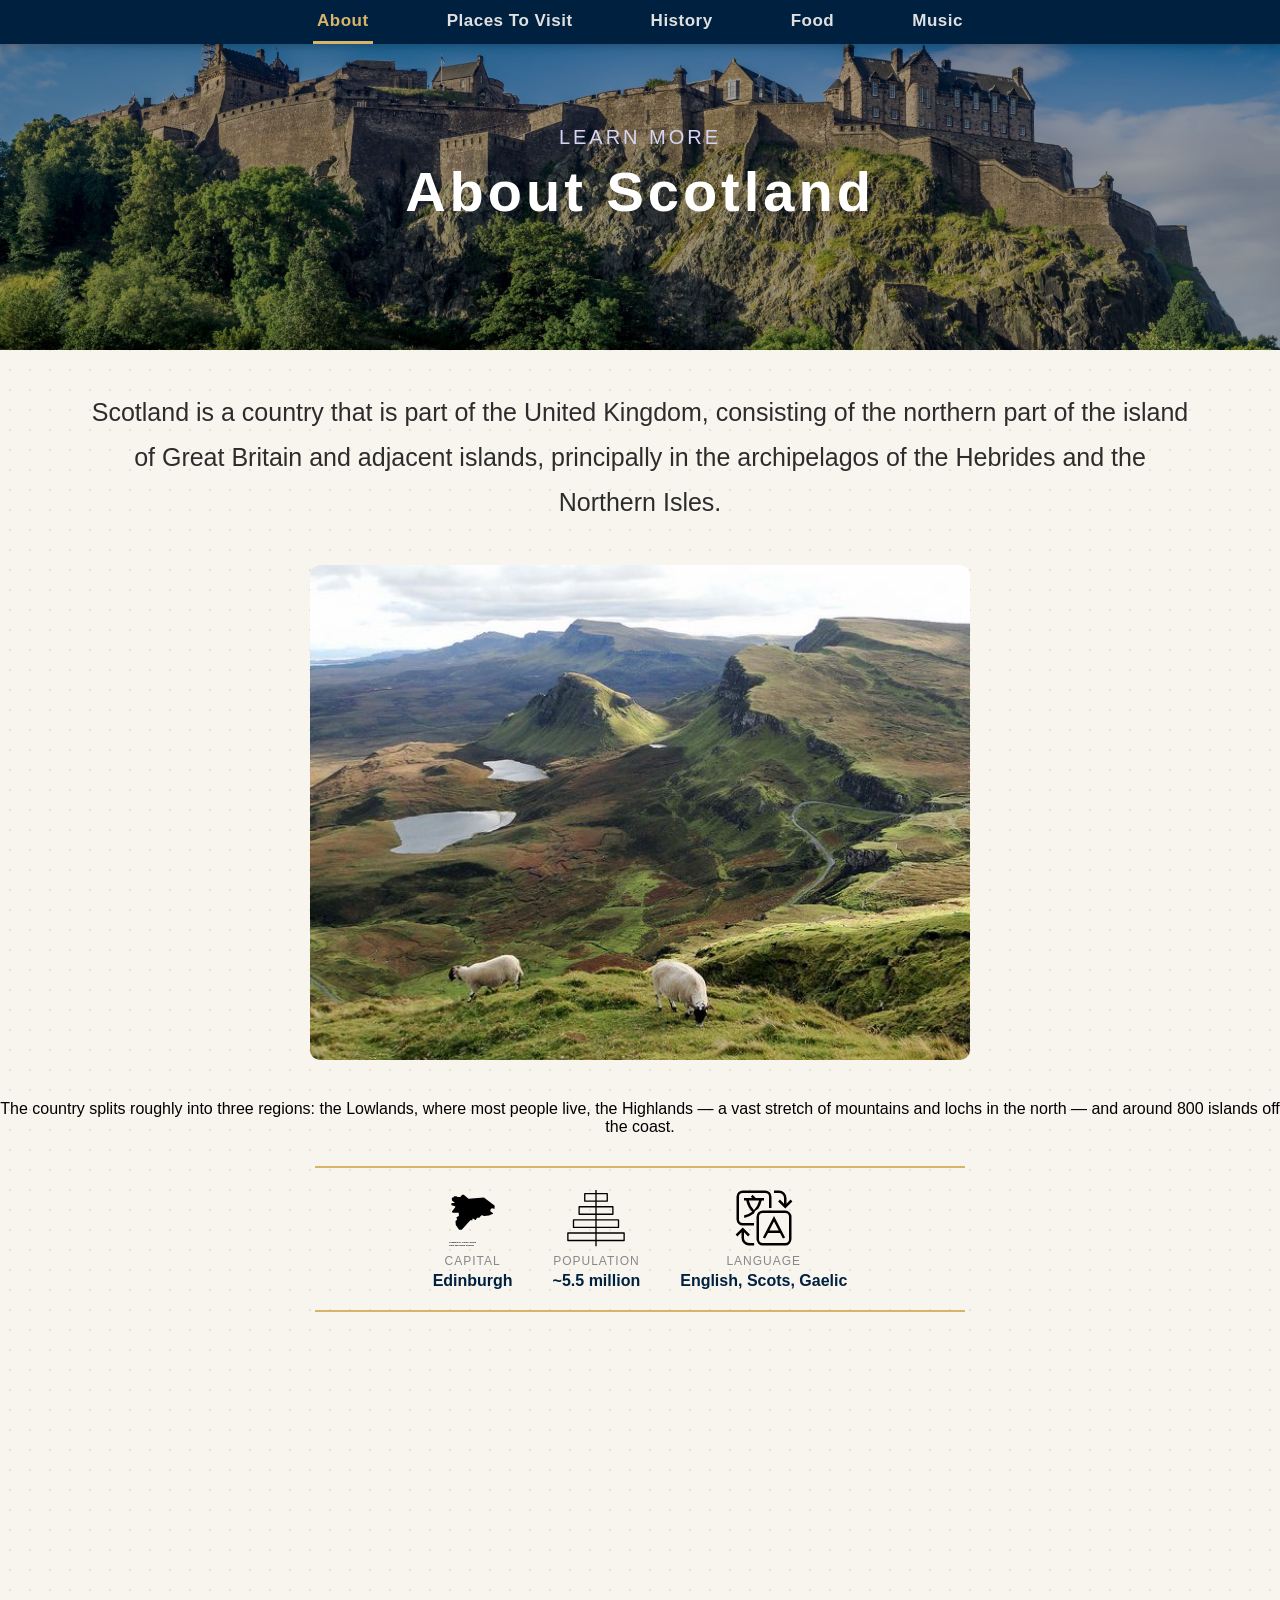
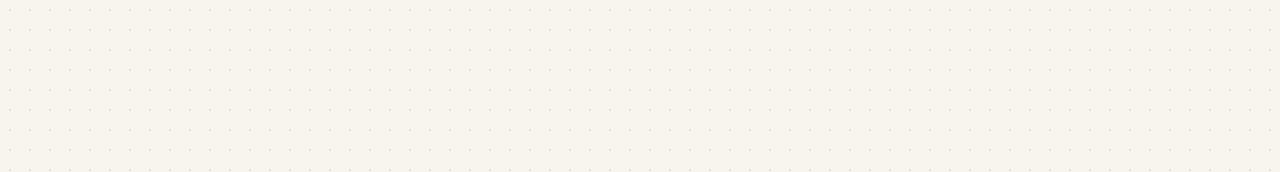
<file: about.html>
<!DOCTYPE html>
<html lang="en">
<head>
  <meta charset="UTF-8">
  <meta name="viewport" content="width=device-width, initial-scale=1.0">
  <title>About Scotland</title>
  <link rel="stylesheet" href="style.css">
</head>
  <header>
     <nav>
       <ul>
         <li class="active"><a href="About.html">About</a></li>
         <li><a href="places.html">Places to visit</a></li>                  
         <li><a href="history.html">History</a></li>
         <li><a href="food.html">food</a></li>
         <li><a href="music.html">music</a></li>
       </ul>
     </nav>
    </header>
  <div class="banner">
    <div class="banner-overlay"></div>
    <div class="banner-text">
      <p class="banner-eyebrow">LEARN MORE </p>
      <h1>About Scotland</h1>
    </div>
  </div>

  <p class="intro">Scotland is a country that is part of the United Kingdom, consisting of the northern part of the island of Great Britain and adjacent islands, principally in the archipelagos of the Hebrides and the Northern Isles.</p>

  <div class="row">
    <img src="Scotland.jpg" alt="Scottish Highlands" class="row-img">
  </div>
  <div class="aboutpar">
    <p class="row-text">The country splits roughly into three regions: the Lowlands, where most people live, the Highlands — a vast stretch of mountains and lochs in the north — and around 800 islands off the coast.</p>
  </div>
  <div class="facts">
    <div class="fact">
      <img src="capitalsvg.svg" alt="Capital Icon" class="fact-icon">
      <span class="fact-label">Capital</span>
      <span class="fact-value">Edinburgh</span>
    </div>

    <div class="fact">
      <img src="population.svg" alt="Population Icon" class="fact-icon">
      <span class="fact-label">Population</span>
      <span class="fact-value">~5.5 million</span>
    </div>

    <div class="fact">
      <img src="language.svg" alt="Language Icon" class="fact-icon">
      <span class="fact-label">Language</span>
      <span class="fact-value">English, Scots, Gaelic</span>
    </div>
  </div>

  <iframe class="about-video" src="https://www.youtube.com/embed/FlG6tbYaA88?si=2CT-Ads6m1T_eopG" title="YouTube video player" frameborder="0" allow="accelerometer; autoplay; clipboard-write; encrypted-media; gyroscope; picture-in-picture; web-share" referrerpolicy="strict-origin-when-cross-origin" allowfullscreen></iframe>

  <script src="script.js"></script>
</body>
</html>
</file>
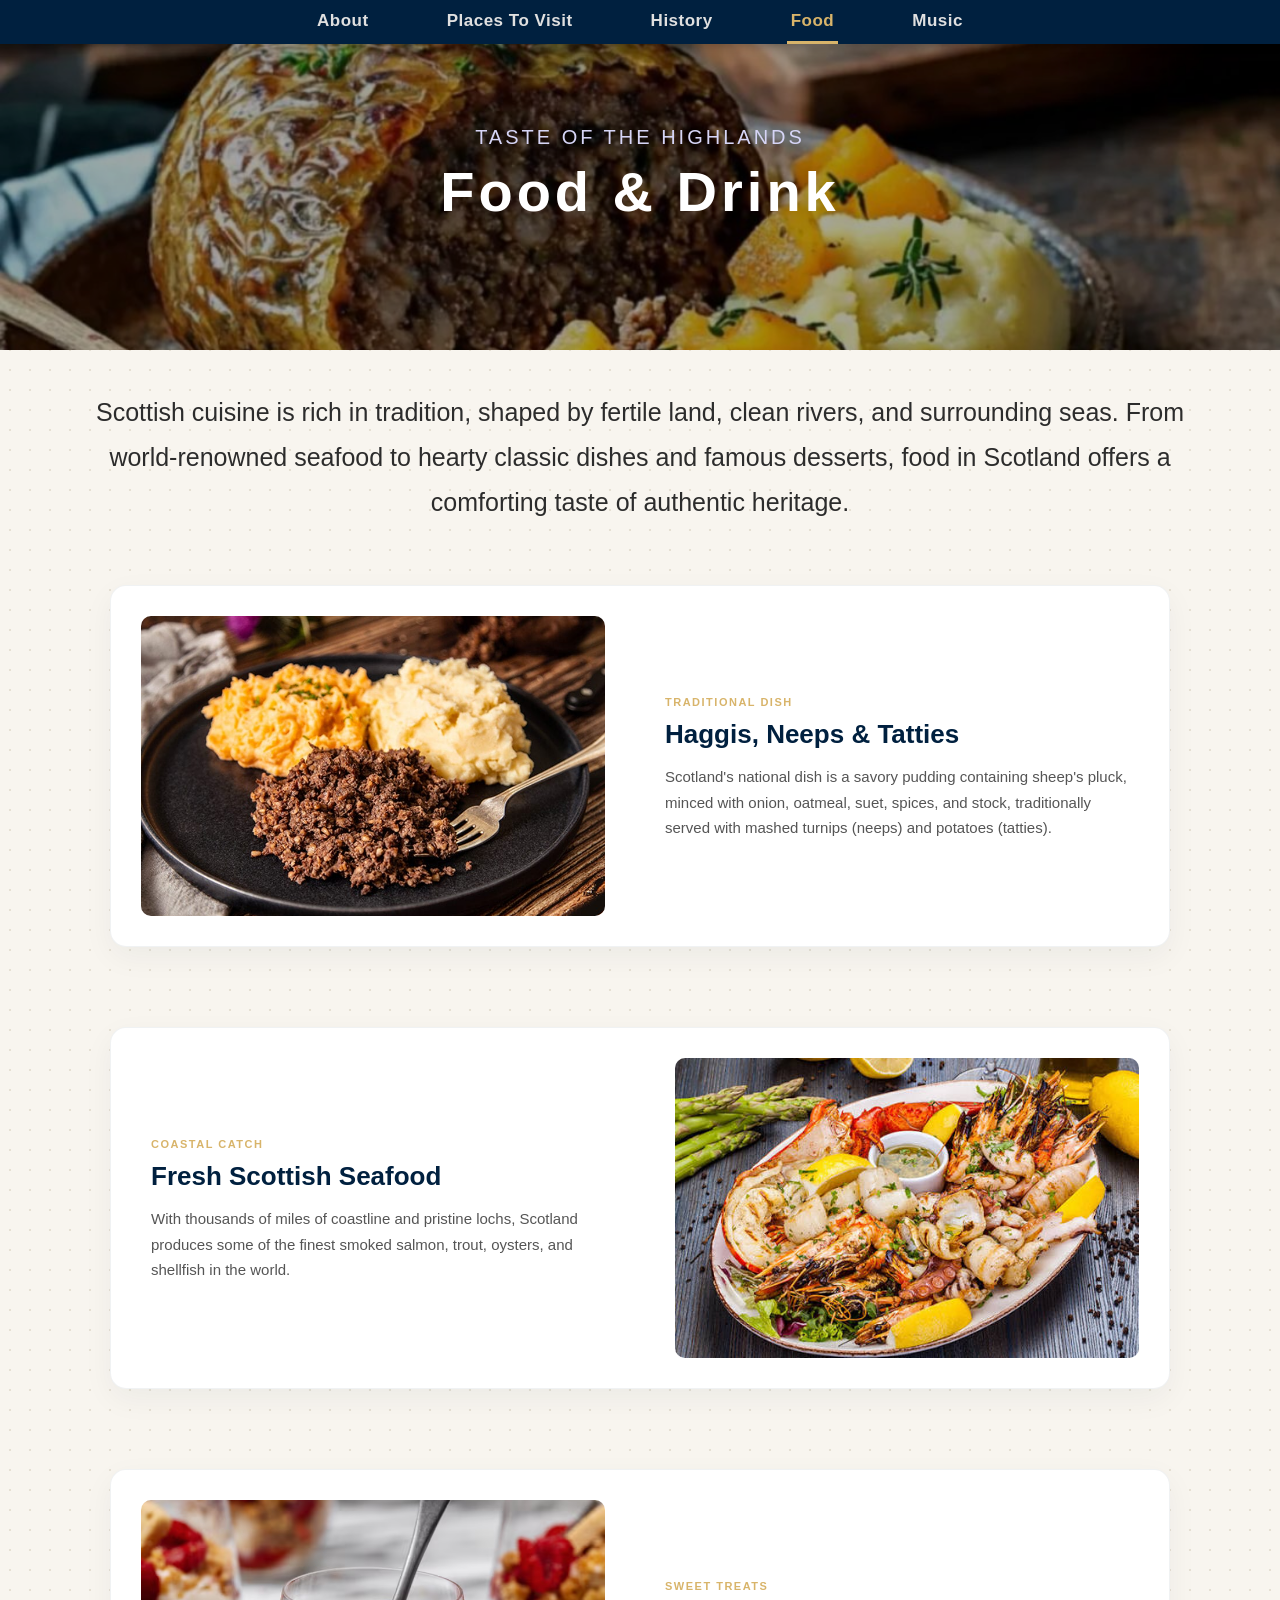
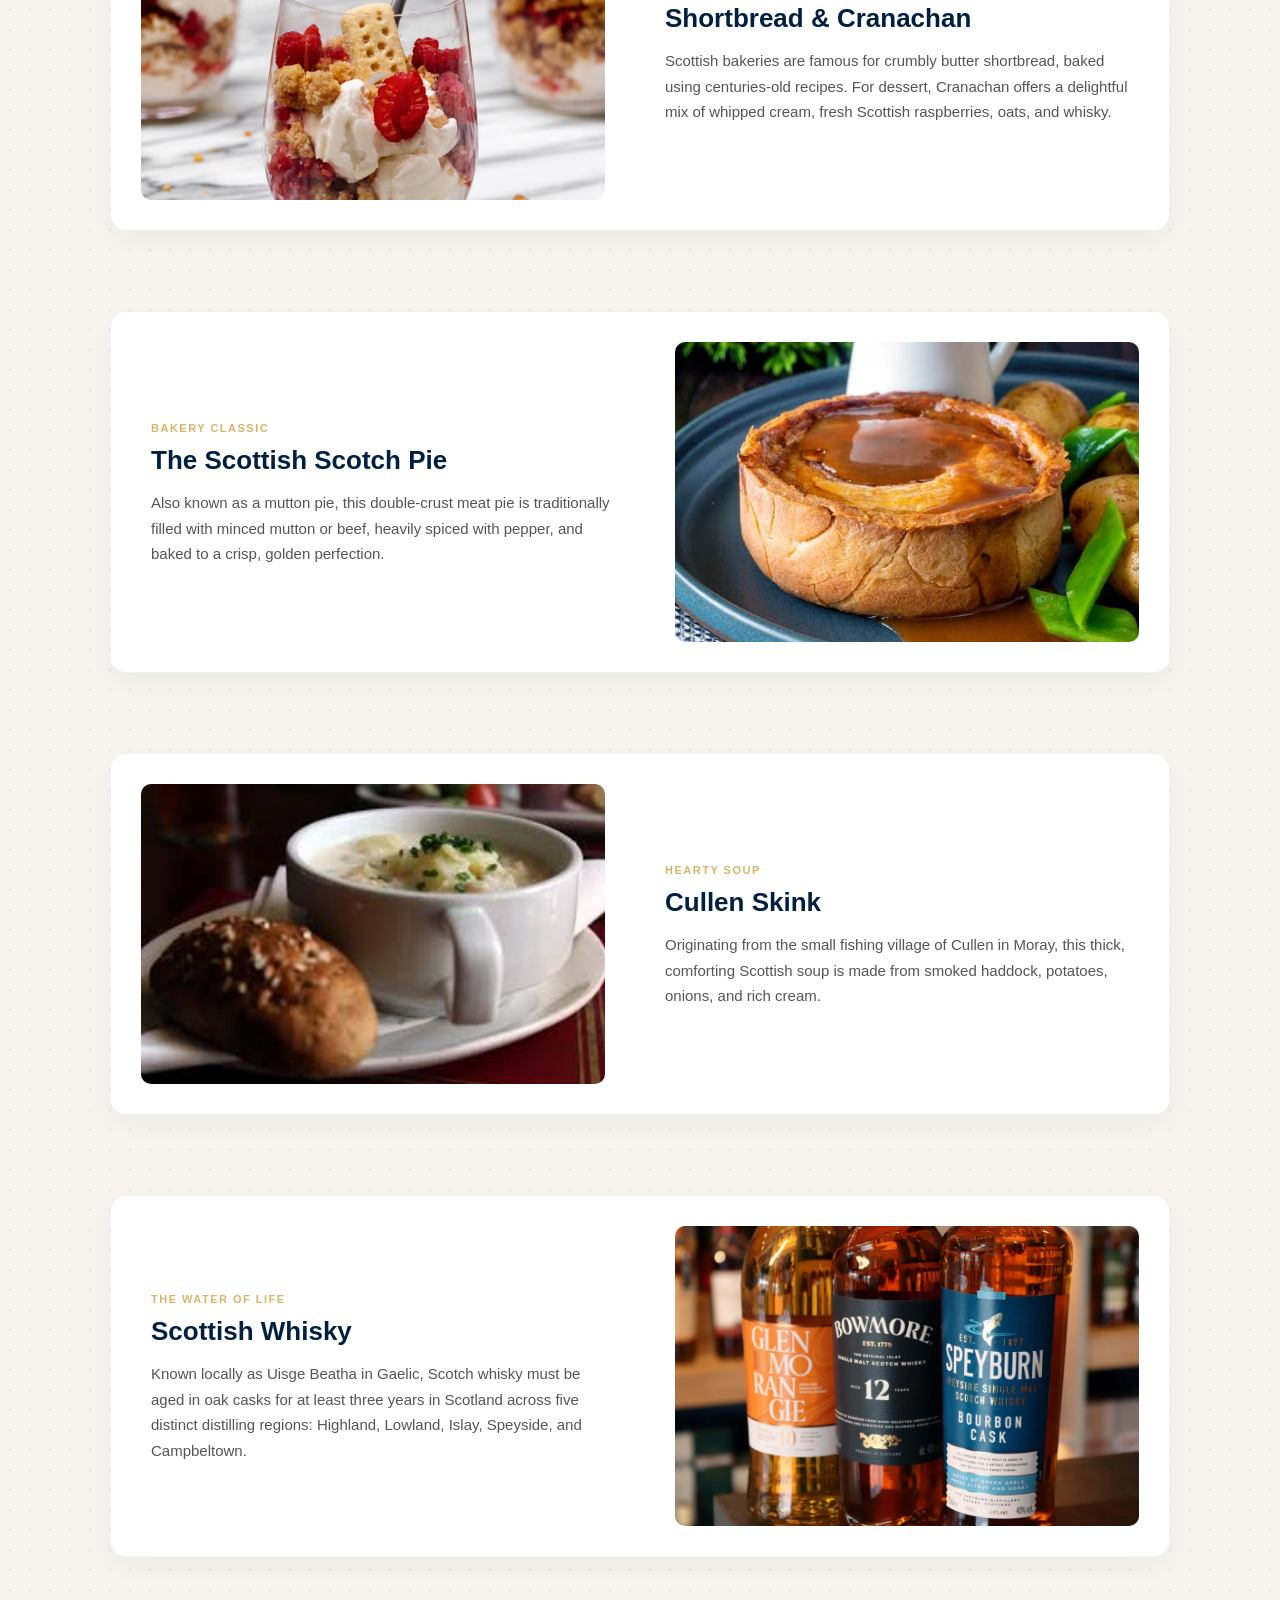
<file: food.html>
<!DOCTYPE html>
<html lang="en">
<head>
    <meta charset="UTF-8">
    <meta name="viewport" content="width=device-width, initial-scale=1.0">
    <title>Food & Drink Of Scotland</title>
    <link rel="stylesheet" href="style.css">
</head>
<body>
    <div id="preloader">
      <div class="loader-spinner"></div>
    </div>  
    <header>
        <nav>
            <ul>
                <li><a href="About.html">About</a></li>
                <li><a href="places.html">Places to visit</a></li>                  
                <li><a href="history.html">History</a></li>
                <li class="active"><a href="food.html">Food</a></li>
                <li><a href="music.html">music</a></li>
            </ul>
        </nav>
    </header>
    <div class="banner5">
      <div class="banner-overlay"></div>
      <div class="banner-text">
        <p class="banner-eyebrow">TASTE OF THE HIGHLANDS</p>
        <h1>Food & Drink</h1>
      </div>
    </div>
    <p class="intro">Scottish cuisine is rich in tradition, shaped by fertile land, clean rivers, and surrounding seas. From world-renowned seafood to hearty classic dishes and famous desserts, food in Scotland offers a comforting taste of authentic heritage.</p>
    <main class="editorial-section">
      <div class="editorial-container">
        <div class="editorial-row">
          <div class="editorial-img-box">
            <img src="food6.jpg" alt="Haggis, Neeps & Tatties" class="editorial-img">
          </div>
          <div class="editorial-text-box">
            <span class="editorial-tag">Traditional Dish</span>
            <h2>Haggis, Neeps & Tatties</h2>
            <p>Scotland's national dish is a savory pudding containing sheep's pluck, minced with onion, oatmeal, suet, spices, and stock, traditionally served with mashed turnips (neeps) and potatoes (tatties).</p>
          </div>
        </div>
        <div class="editorial-row reverse">
          <div class="editorial-img-box">
            <img src="food5.jpg" alt="Fresh Scottish Seafood" class="editorial-img">
          </div>
          <div class="editorial-text-box">
            <span class="editorial-tag">Coastal Catch</span>
            <h2>Fresh Scottish Seafood</h2>
            <p>With thousands of miles of coastline and pristine lochs, Scotland produces some of the finest smoked salmon, trout, oysters, and shellfish in the world.</p>
          </div>
        </div>
        <div class="editorial-row">
          <div class="editorial-img-box">
            <img src="food4.avif" alt="Shortbread & Cranachan" class="editorial-img">
          </div>
          <div class="editorial-text-box">
            <span class="editorial-tag">Sweet Treats</span>
            <h2>Shortbread & Cranachan</h2>
            <p>Scottish bakeries are famous for crumbly butter shortbread, baked using centuries-old recipes. For dessert, Cranachan offers a delightful mix of whipped cream, fresh Scottish raspberries, oats, and whisky.</p>
          </div>
        </div>
        <div class="editorial-row reverse">
          <div class="editorial-img-box">
            <img src="food3.jpg" alt="Scottish Scotch Pie" class="editorial-img">
          </div>
          <div class="editorial-text-box">
            <span class="editorial-tag">Bakery Classic</span>
            <h2>The Scottish Scotch Pie</h2>
            <p>Also known as a mutton pie, this double-crust meat pie is traditionally filled with minced mutton or beef, heavily spiced with pepper, and baked to a crisp, golden perfection.</p>
          </div>
        </div>
        <div class="editorial-row">
          <div class="editorial-img-box">
            <img src="food2.jpg" alt="Cullen Skink" class="editorial-img">
          </div>
          <div class="editorial-text-box">
            <span class="editorial-tag">Hearty Soup</span>
            <h2>Cullen Skink</h2>
            <p>Originating from the small fishing village of Cullen in Moray, this thick, comforting Scottish soup is made from smoked haddock, potatoes, onions, and rich cream.</p>
          </div>
        </div>
        <div class="editorial-row reverse">
          <div class="editorial-img-box">
            <img src="whisky.webp" alt="Scottish Whisky" class="editorial-img">
          </div>
          <div class="editorial-text-box">
            <span class="editorial-tag">The Water of Life</span>
            <h2>Scottish Whisky</h2>
            <p>Known locally as Uisge Beatha in Gaelic, Scotch whisky must be aged in oak casks for at least three years in Scotland across five distinct distilling regions: Highland, Lowland, Islay, Speyside, and Campbeltown.</p>
          </div>
        </div>
      </div>
    </main>
    <script src="script.js"></script>   
</body>
</html>
</file>
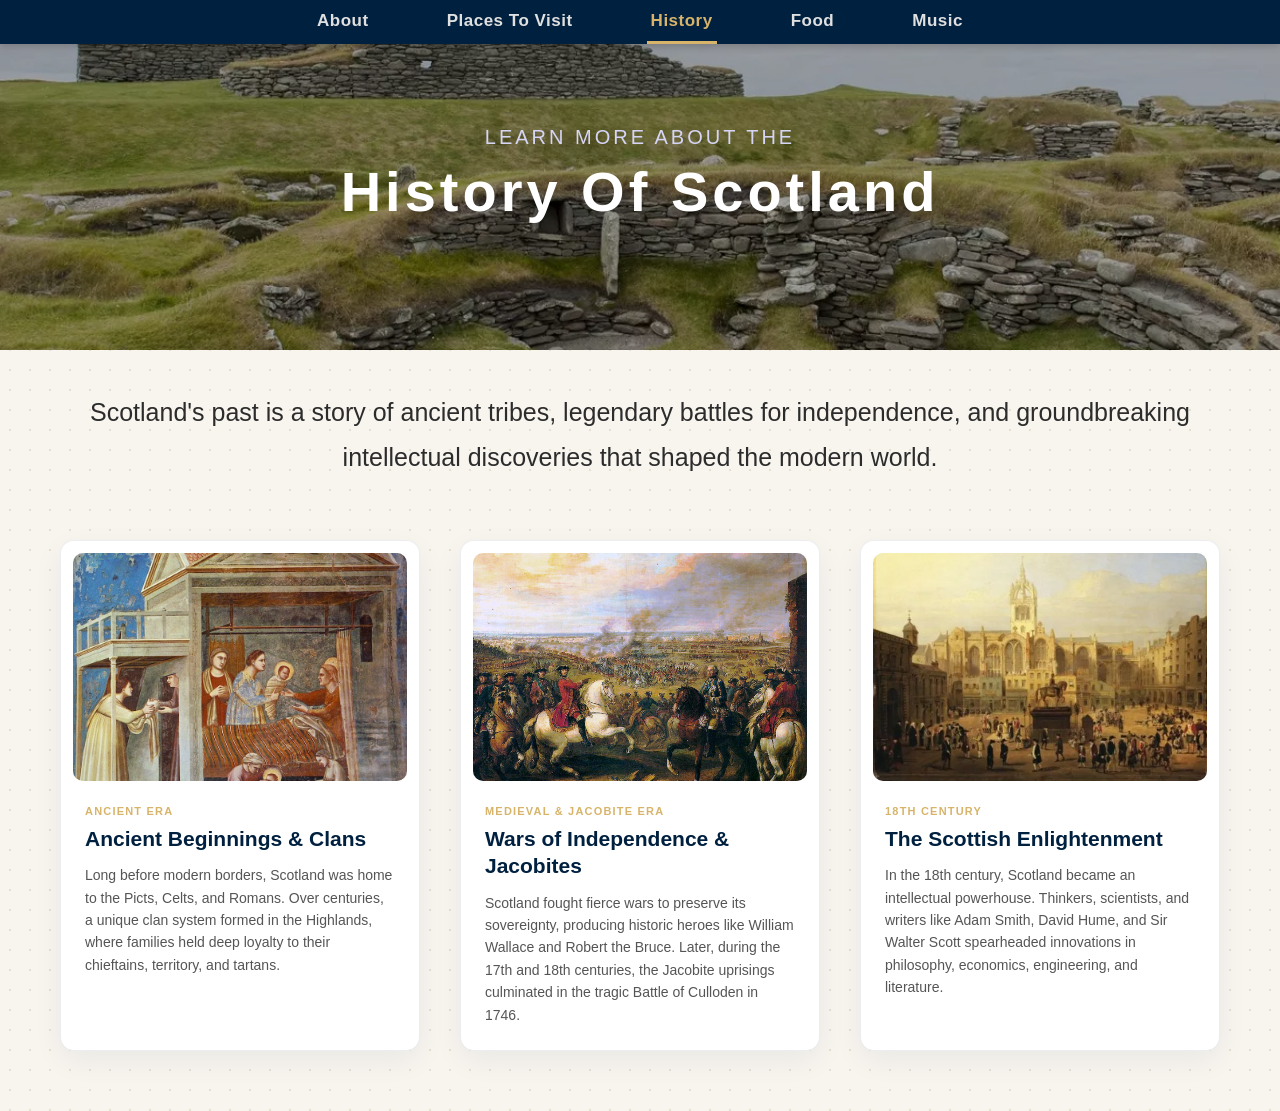
<file: history.html>
<!DOCTYPE html>
<html lang="en">
<head>
    <meta charset="UTF-8">
    <meta name="viewport" content="width=device-width, initial-scale=1.0">
    <title>History Of Scotland</title>
    <link rel="stylesheet" href="style.css">
</head>
<body>
    <div id="preloader">
      <div class="loader-spinner"></div>
    </div>  
    
    <header>
        <nav>
            <ul>
                <li><a href="About.html">About</a></li>
                <li><a href="places.html">Places to visit</a></li>                  
                <li class="active"><a href="history.html">History</a></li>
                <li><a href="food.html">food</a></li>
                <li><a href="music.html">music</a></li>
            </ul>
        </nav>
    </header>

    <div class="banner3">
      <div class="banner-overlay"></div>
      <div class="banner-text">
        <p class="banner-eyebrow">LEARN MORE ABOUT THE</p>
        <h1>History Of Scotland</h1>
      </div>
    </div>

    <p class="intro">Scotland's past is a story of ancient tribes, legendary battles for independence, and groundbreaking intellectual discoveries that shaped the modern world.</p>

    <main class="history-section">
      <div class="history-grid">

        <div class="history-card">
          <div class="history-img-wrap">
            <img src="his3.jpg" alt="Ancient Scottish Castle" class="history-img">
          </div>
          <div class="history-content">
            <span class="era-tag">Ancient Era</span>
            <h2>Ancient Beginnings & Clans</h2>
            <p>Long before modern borders, Scotland was home to the Picts, Celts, and Romans. Over centuries, a unique clan system formed in the Highlands, where families held deep loyalty to their chieftains, territory, and tartans.</p>
          </div>
        </div>

        <div class="history-card">
          <div class="history-img-wrap">
            <img src="his2.webp" alt="Scottish Battlefield" class="history-img">
          </div>
          <div class="history-content">
            <span class="era-tag">Medieval & Jacobite Era</span>
            <h2>Wars of Independence & Jacobites</h2>
            <p>Scotland fought fierce wars to preserve its sovereignty, producing historic heroes like William Wallace and Robert the Bruce. Later, during the 17th and 18th centuries, the Jacobite uprisings culminated in the tragic Battle of Culloden in 1746.</p>
          </div>
        </div>

        <div class="history-card">
          <div class="history-img-wrap">
            <img src="hist.webp" alt="Edinburgh Old Town" class="history-img">
          </div>
          <div class="history-content">
            <span class="era-tag">18th Century</span>
            <h2>The Scottish Enlightenment</h2>
            <p>In the 18th century, Scotland became an intellectual powerhouse. Thinkers, scientists, and writers like Adam Smith, David Hume, and Sir Walter Scott spearheaded innovations in philosophy, economics, engineering, and literature.</p>
          </div>
        </div>

      </div>
    </main>

    <script src="script.js"></script>   
</body>
</html>
</file>
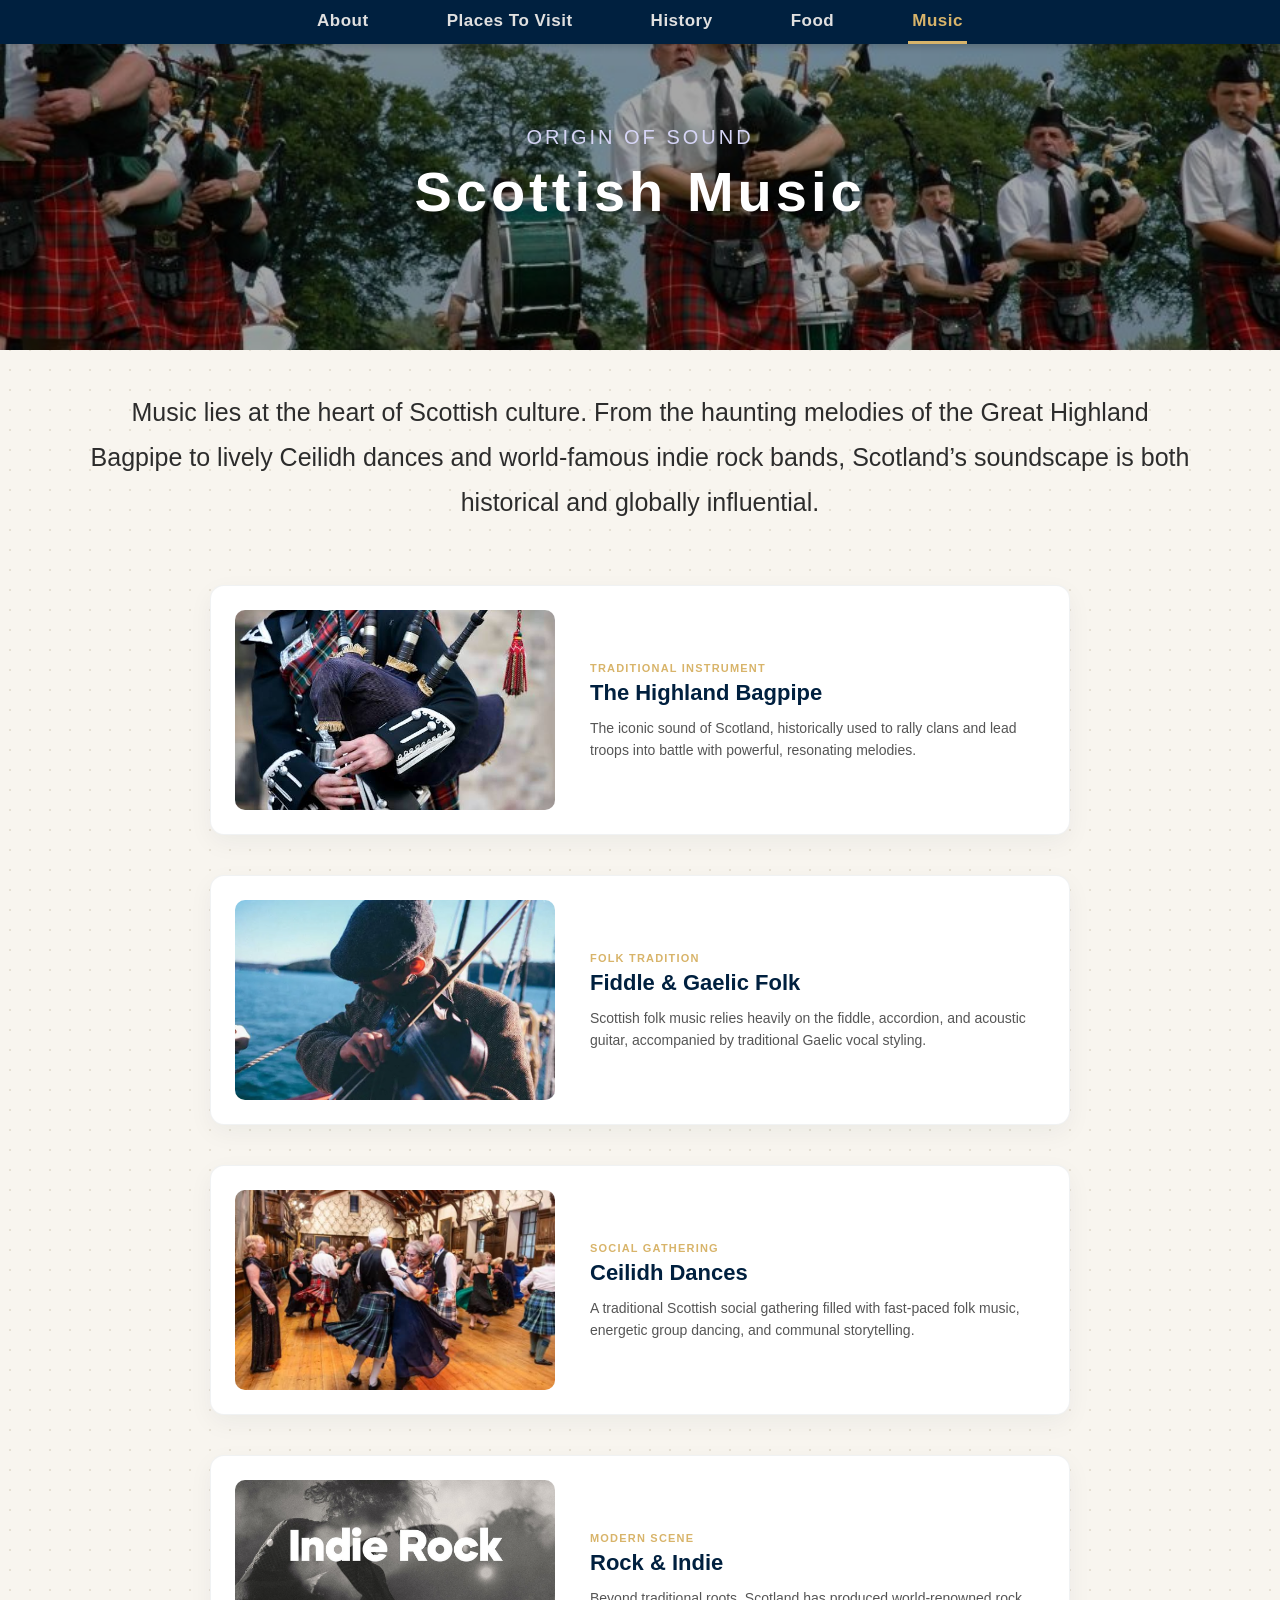
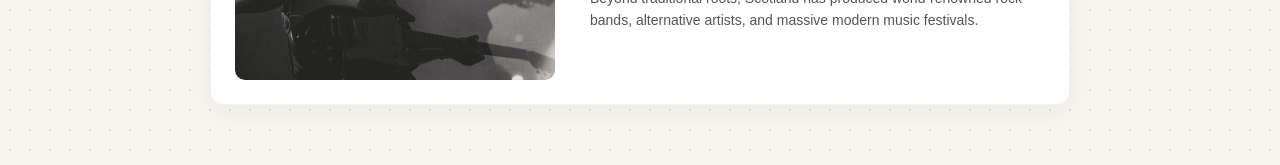
<file: music.html>
<!DOCTYPE html>
<html lang="en">
<head>
    <meta charset="UTF-8">
    <meta name="viewport" content="width=device-width, initial-scale=1.0">
    <title>Scottish Music</title>
    <link rel="stylesheet" href="style.css">
</head>
<body>
    <div id="preloader">
      <div class="loader-spinner"></div>
    </div>  
    <header>
        <nav>
            <ul>
                <li><a href="About.html">About</a></li>
                <li><a href="places.html">Places to visit</a></li>                  
                <li><a href="history.html">History</a></li>
                <li><a href="food.html">Food</a></li>
                <li class="active"><a href="music.html">Music</a></li>
            </ul>
        </nav>
    </header>
    <div class="banner4">
      <div class="banner-overlay"></div>
      <div class="banner-text">
        <p class="banner-eyebrow">ORIGIN OF SOUND</p>
        <h1>Scottish Music</h1>
      </div>
    </div>
    <p class="intro">Music lies at the heart of Scottish culture. From the haunting melodies of the Great Highland Bagpipe to lively Ceilidh dances and world-famous indie rock bands, Scotland’s soundscape is both historical and globally influential.</p>
    
    <main class="music-section">
      <div class="music-container">

        <div class="music-card">
          <div class="music-img-box">
            <img src="music4.jpg" alt="Highland Bagpipe" class="music-img">
          </div>
          <div class="music-text-box">
            <span class="music-tag">Traditional Instrument</span>
            <h2>The Highland Bagpipe</h2>
            <p>The iconic sound of Scotland, historically used to rally clans and lead troops into battle with powerful, resonating melodies.</p>
          </div>
        </div>

        <div class="music-card">
          <div class="music-img-box">
            <img src="music3.webp" alt="Fiddle & Folk" class="music-img">
          </div>
          <div class="music-text-box">
            <span class="music-tag">Folk Tradition</span>
            <h2>Fiddle & Gaelic Folk</h2>
            <p>Scottish folk music relies heavily on the fiddle, accordion, and acoustic guitar, accompanied by traditional Gaelic vocal styling.</p>
          </div>
        </div>

        <div class="music-card">
          <div class="music-img-box">
            <img src="music2.jpg" alt="Ceilidh Dances" class="music-img">
          </div>
          <div class="music-text-box">
            <span class="music-tag">Social Gathering</span>
            <h2>Ceilidh Dances</h2>
            <p>A traditional Scottish social gathering filled with fast-paced folk music, energetic group dancing, and communal storytelling.</p>
          </div>
        </div>

        <div class="music-card">
          <div class="music-img-box">
            <img src="music1.jpg" alt="Modern Scottish Rock" class="music-img">
          </div>
          <div class="music-text-box">
            <span class="music-tag">Modern Scene</span>
            <h2>Rock & Indie</h2>
            <p>Beyond traditional roots, Scotland has produced world-renowned rock bands, alternative artists, and massive modern music festivals.</p>
          </div>
        </div>

      </div>
    </main>
    <script src="script.js"></script>   
</body>
</html>
</file>
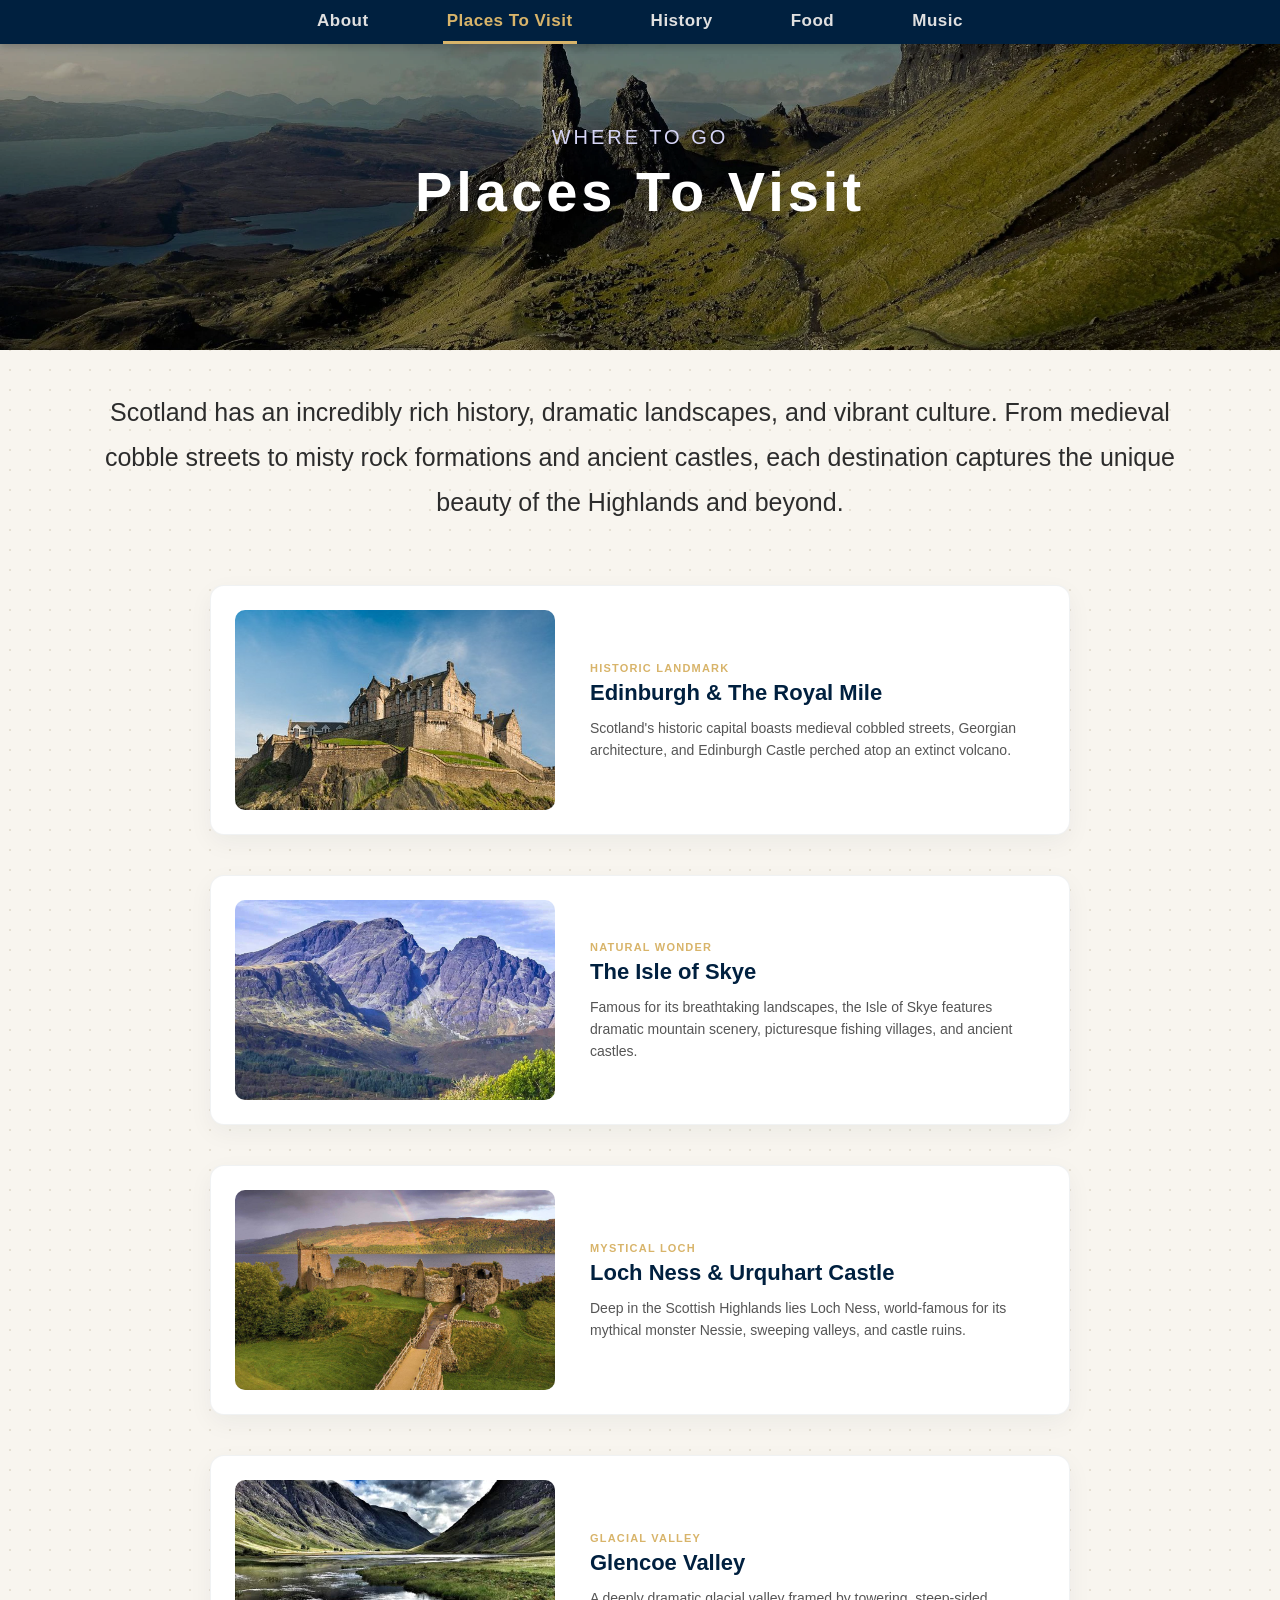
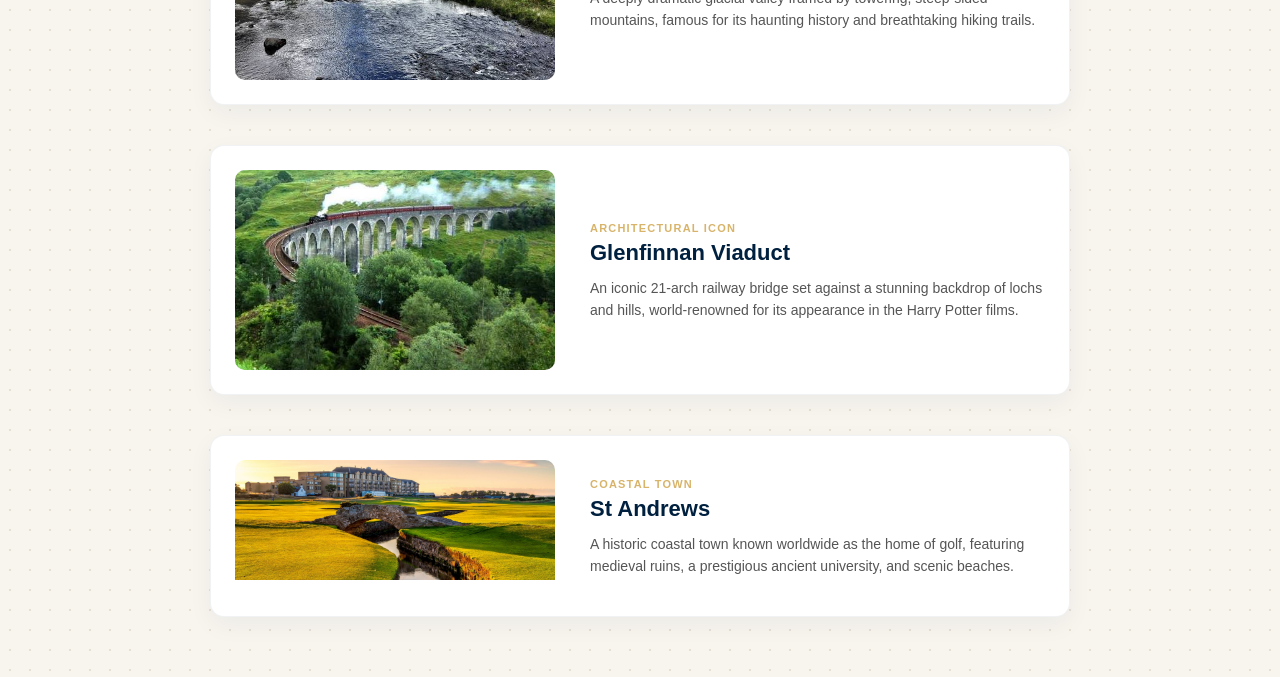
<file: places.html>
<!DOCTYPE html>
<html lang="en">
<head>
    <meta charset="UTF-8">
    <meta name="viewport" content="width=device-width, initial-scale=1.0">
    <title>Discover Scotland's Places</title>
    <link rel="stylesheet" href="style.css">
</head>
<body>
    <header>
        <nav>
            <ul>
                <li><a href="About.html">About</a></li>
                <li class="active"><a href="places.html">Places to visit</a></li>                  
                <li><a href="history.html">History</a></li>
                <li><a href="food.html">food</a></li>
                <li><a href="music.html">music</a></li>
            </ul>
        </nav>
    </header>

    <div id="preloader">
      <div class="loader-spinner"></div>
    </div>

    <div class="banner2">
      <div class="banner-overlay"></div>
      <div class="banner-text">
        <p class="banner-eyebrow">Where to go</p>
        <h1>Places To Visit</h1>
      </div>
    </div>

    <p class="intro">Scotland has an incredibly rich history, dramatic landscapes, and vibrant culture. From medieval cobble streets to misty rock formations and ancient castles, each destination captures the unique beauty of the Highlands and beyond.</p>
    
    <main class="music-section">
      <div class="music-container">

        <div class="music-card">
          <div class="music-img-box">
            <img src="edinburgh-castle.jpg" alt="Edinburgh Castle" class="music-img">
          </div>
          <div class="music-text-box">
            <span class="music-tag">Historic Landmark</span>
            <h2>Edinburgh & The Royal Mile</h2>
            <p>Scotland's historic capital boasts medieval cobbled streets, Georgian architecture, and Edinburgh Castle perched atop an extinct volcano.</p>
          </div>
        </div>

        <div class="music-card">
          <div class="music-img-box">
            <img src="isleodsky.webp" alt="Isle of Skye" class="music-img">
          </div>
          <div class="music-text-box">
            <span class="music-tag">Natural Wonder</span>
            <h2>The Isle of Skye</h2>
            <p>Famous for its breathtaking landscapes, the Isle of Skye features dramatic mountain scenery, picturesque fishing villages, and ancient castles.</p>
          </div>
        </div>

        <div class="music-card">
          <div class="music-img-box">
            <img src="urquhart-castle.jpg" alt="Loch Ness" class="music-img">
          </div>
          <div class="music-text-box">
            <span class="music-tag">Mystical Loch</span>
            <h2>Loch Ness & Urquhart Castle</h2>
            <p>Deep in the Scottish Highlands lies Loch Ness, world-famous for its mythical monster Nessie, sweeping valleys, and castle ruins.</p>
          </div>
        </div>

        <div class="music-card">
          <div class="music-img-box">
            <img src="images.jpg" alt="Glencoe" class="music-img">
          </div>
          <div class="music-text-box">
            <span class="music-tag">Glacial Valley</span>
            <h2>Glencoe Valley</h2>
            <p>A deeply dramatic glacial valley framed by towering, steep-sided mountains, famous for its haunting history and breathtaking hiking trails.</p>
          </div>
        </div>

        <div class="music-card">
          <div class="music-img-box">
            <img src="images (1).jpg" alt="Glenfinnan Viaduct" class="music-img">
          </div>
          <div class="music-text-box">
            <span class="music-tag">Architectural Icon</span>
            <h2>Glenfinnan Viaduct</h2>
            <p>An iconic 21-arch railway bridge set against a stunning backdrop of lochs and hills, world-renowned for its appearance in the Harry Potter films.</p>
          </div>
        </div>

        <div class="music-card">
          <div class="music-img-box" style="height: auto;">
            <img src="aae41028_rgb.jpg" alt="St Andrews" class="music-img" style="height: 120px; margin-bottom: 8px;">
         </div>
          <div class="music-text-box">
            <span class="music-tag">Coastal Town</span>
            <h2>St Andrews</h2>
            <p>A historic coastal town known worldwide as the home of golf, featuring medieval ruins, a prestigious ancient university, and scenic beaches.</p>
          </div>
        </div>

      </div>
    </main>

    <script src="script.js"></script>
</body>
</html>
</file>
<file: style.css>
body {
  margin: 0;
  padding: 0;
  width: 100%;
  overflow-x: hidden;
  font-family: 'Segoe UI', Arial, sans-serif;
}
body {
  background-color: #f8f5ef;
  background-image: radial-gradient(#e6e0d3 1px, transparent 1px);
  background-size: 20px 20px;
}

* {
  box-sizing: border-box;
}

header {
  position: fixed;
  top: 0;
  left: 0;
  width: 100%;
  height: 44px; 
  background-color: #00203f;
  z-index: 1000;
  box-shadow: 0 2px 8px rgba(0, 0, 0, 0.2);
}

nav {
  width: 100%;
  height: 100%;
  max-width: 1100px;
  margin: 0 auto;
  display: flex;
  justify-content: center;
  align-items: center;
}

nav ul {
  list-style-type: none;
  display: flex;
  justify-content: center;
  align-items: center;
  gap: 70px; 
  margin: 0;
  padding: 0;
  height: 100%;
}

nav ul li {
  display: flex;
  align-items: center;
  height: 100%;
}

nav ul li a {
  text-decoration: none;
  color: #e0e0e0;
  font-weight: 700;
  font-size: 17px;
  letter-spacing: 0.5px;
  text-transform: capitalize;
  padding: 0 4px;
  border-bottom: 3px solid transparent;
  transition: color 0.2s ease, border-color 0.2s ease;
  display: flex;
  align-items: center;
  height: 100%;
}

nav ul li a:hover {
  color: #d8b46a;
  border-bottom-color: #d8b46a;
}
nav ul li.active a,
nav ul li a.active {
  color: #d8b46a;
  border-bottom-color: #d8b46a;
}

.banner {
  background-image: url('main.jpeg');
  background-size: cover;
  background-position: center;
  height: 350px;
  width: 100%;
  margin-top: 0px;
  position: relative;
  display: flex;
  justify-content: center;
  align-items: center;
  overflow-y: hidden;
}
.banner2 {
  background-image: url('img3.webp');
  background-size: cover;
  background-position: center;
  height: 350px;
  width: 100%;
  margin-top: 0px;
  position: relative;
  display: flex;
  justify-content: center;
  align-items: center;
  overflow-y: hidden;
}
.banner3 {
  background-image: url('history.webp');
  background-size: cover;
  background-position: center;
  height: 350px;
  width: 100%;
  margin-top: 0px;
  position: relative;
  display: flex;
  justify-content: center;
  align-items: center;
}
.banner4 {
  background-image: url('music.jpg');
  background-size: cover;
  background-position: center;
  height: 350px;
  width: 100%;
  margin-top: 0px;
  position: relative;
  display: flex;
  justify-content: center;
  align-items: center;
}
.banner5 {
  background-image: url('food.jpg');
  background-size: cover;
  background-position: center;
  height: 350px;
  width: 100%;
  margin-top: 0px;
  position: relative;
  display: flex;
  justify-content: center;
  align-items: center;
}
.banner5 h1 {
  font-size: 56px;
  font-weight: 700;
  letter-spacing: 4px;
  margin: 0;
}
.banner4 h1 {
  font-size: 56px;
  font-weight: 700;
  letter-spacing: 4px;
  margin: 0;
}
.banner3 h1 {
  font-size: 56px;
  font-weight: 700;
  letter-spacing: 4px;
  margin: 0;
}
.banner2 h1 {
  font-size: 56px;
  font-weight: 700;
  letter-spacing: 4px;
  margin: 0;
}

.banner-overlay {
  position: absolute;
  top: 0;
  left: 0;
  width: 100%;
  height: 100%;
  background: rgba(0, 0, 0, 0.35);
}

.banner-eyebrow {
  font-size: 20px;
  letter-spacing: 3px;
  text-transform: uppercase;
  color: #d6d5f6;
  margin: 0 0 10px;
}

.banner h1 {
  font-size: 56px;
  font-weight: 700;
  letter-spacing: 4px;
  margin: 0;
}

.banner-text {
  position: relative;
  text-align: center;
  color: #ffffff;
  opacity: 0;
  transform: translateY(20px);
  animation: slideUp 1.2s ease forwards;
}

@keyframes slideUp {
  from {
    opacity: 0;
    transform: translateY(20px);
  }
  to {
    opacity: 1;
    transform: translateY(0);
  }
}
.about-video {
  display: block;
  max-width: 700px;
  width: 100%;
  height: 400px;
  margin: 30px auto;
  border-radius: 6px;
}

.intro {
  max-width: 1150px;
  margin: 40px auto;
  padding: 0 20px;
  font-size: 25px; 
  line-height: 1.8;
  color: #2c2c2c;
  text-align: center;
}
.facts {
  display: flex;
  justify-content: center;
  gap: 40px;
  flex-wrap: wrap;
  margin: 30px auto;
  padding: 20px 20px;
  border-top: 2px solid #d8b46a;
  border-bottom: 2px solid #d8b46a;
  max-width: 650px;
}

.fact {
  display: flex;
  flex-direction: column;
  align-items: center;
}

.fact-label {
  font-size: 12px;
  text-transform: uppercase;
  letter-spacing: 1px;
  color: #888;
  margin-bottom: 4px;
}

.fact-value {
  font-weight: bold;
  color: #00203f;
}
.fact-icon {
  width: 60px;
  height: 60px;
  object-fit: contain;
  margin-bottom: 6px;
}
.row {
  display: flex;
  align-items: flex-start;
  gap: 30px;
  max-width: 700px;
  margin: 40px auto;
  padding: 0 20px;
}

.aboutpar {
   text-align: center;
}


#preloader {
  background: rgb(255, 255, 255) url('pre.gif') no-repeat center center;
  background-size: 120%;
  position: fixed;
  z-index: 999;
  width: 100%;
  height: 100%;
}
.places-grid {
  display: grid;
  grid-template-columns: repeat(3, 1fr); 
  gap: 30px;
  max-width: 1200px;
  margin: 40px auto;
  padding: 0 20px;
}

.place-card {
  background: #ffffff;
  border-radius: 8px;
  overflow: hidden;
  box-shadow: 0 4px 12px rgba(0, 0, 0, 0.08);
  display: flex;
  flex-direction: column;
}

.place-img {
  width: 100%;
  height: 240px;
  object-fit: cover;
}

.place-content {
  padding: 20px;
  display: flex;
  flex-direction: column;
  flex-grow: 1;
}

.place-content h2 {
  font-size: 20px;
  color: #013227;
  margin-top: 0;
  margin-bottom: 10px;
  text-align: center;
}

.place-content p {
  font-size: 15px;
  line-height: 1.6;
  color: #403b3b;
  margin: 0;
}
.place-img-container {
  position: relative;
  width: 100%;
  height: 240px;
  overflow: hidden;
}

.place-img {
  width: 100wv;
  height: 100%;
  object-fit: cover;
}

.history-section {
  max-width: 1200px;
  margin: 60px auto;
  padding: 0 20px;
}

.history-grid {
  display: grid;
  grid-template-columns: repeat(auto-fit, minmax(340px, 1fr));
  gap: 40px;
}

.history-card {
  background: #ffffff;
  border-radius: 14px;
  overflow: hidden;
  box-shadow: 0 10px 30px rgba(0, 32, 63, 0.06);
  border: 1px solid rgba(0, 32, 63, 0.08);
  transition: transform 0.3s ease, box-shadow 0.3s ease;
  display: flex;
  flex-direction: column;
}

.history-card:hover {
  transform: translateY(-6px);
  box-shadow: 0 16px 40px rgba(0, 32, 63, 0.12);
}

.history-img-wrap {
  width: 100%;
  height: 240px;
  padding: 12px 12px 0 12px;
  background: #ffffff;
}

.history-img, 
.row-img {
  width: 100%;
  height: 100%;
  object-fit: cover;
  border-radius: 10px;
  transition: transform 0.5s ease;
  display: block;
}

.history-card:hover .history-img,
.history-card:hover .row-img {
  transform: scale(1.03);
}

.history-content {
  padding: 24px;
  text-align: left;
  display: flex;
  flex-direction: column;
  flex-grow: 1;
}

.era-tag {
  display: inline-block;
  font-size: 11px;
  font-weight: 700;
  text-transform: uppercase;
  letter-spacing: 1.2px;
  color: #d8b46a;
  margin-bottom: 8px;
}

.history-content h2 {
  color: #00203f;
  font-size: 21px;
  font-weight: 700;
  margin: 0 0 12px 0;
  line-height: 1.3;
}

.history-content p {
  color: #555555;
  font-size: 14px;
  line-height: 1.6;
  margin: 0;
}
.editorial-section {
  max-width: 1100px;
  margin: 60px auto;
  padding: 0 20px;
}
.editorial-container {
  display: flex;
  flex-direction: column;
  gap: 80px;
}
.editorial-row {
  display: flex;
  align-items: center;
  gap: 50px;
  background: #ffffff;
  padding: 30px;
  border-radius: 16px;
  box-shadow: 0 10px 30px rgba(0, 32, 63, 0.05);
  border: 1px solid rgba(0, 32, 63, 0.06);
  transition: transform 0.3s ease, box-shadow 0.3s ease;
}
.editorial-row:hover {
  transform: translateY(-4px);
  box-shadow: 0 16px 40px rgba(0, 32, 63, 0.1);
}
.editorial-row.reverse {
  flex-direction: row-reverse;
}
.editorial-img-box {
  flex: 1;
  height: 300px;
  border-radius: 10px;
  overflow: hidden;
}
.editorial-img {
  width: 100%;
  height: 100%;
  object-fit: cover;
  transition: transform 0.5s ease;
}
.editorial-row:hover .editorial-img {
  transform: scale(1.04);
}
.editorial-text-box {
  flex: 1;
  text-align: left;
  padding: 10px;
}
.editorial-tag {
  display: inline-block;
  font-size: 11px;
  font-weight: 700;
  text-transform: uppercase;
  letter-spacing: 1.5px;
  color: #d8b46a;
  margin-bottom: 10px;
}
.editorial-text-box h2 {
  color: #00203f;
  font-size: 26px;
  font-weight: 700;
  margin: 0 0 14px 0;
  line-height: 1.25;
}
.editorial-text-box p {
  color: #555555;
  font-size: 15px;
  line-height: 1.7;
  margin: 0;
}
.music-section {
  max-width: 900px;
  margin: 60px auto;
  padding: 0 20px;
}

.music-container {
  display: flex;
  flex-direction: column;
  gap: 40px;
}

.music-card {
  display: flex;
  align-items: center;
  gap: 35px;
  background: #ffffff;
  padding: 24px;
  border-radius: 14px;
  box-shadow: 0 8px 24px rgba(0, 32, 63, 0.05);
  border: 1px solid rgba(0, 32, 63, 0.06);
  transition: transform 0.3s ease, box-shadow 0.3s ease;
}

.music-card:hover {
  transform: translateY(-4px);
  box-shadow: 0 12px 32px rgba(0, 32, 63, 0.1);
}

.music-img-box {
  width: 320px;
  height: 200px;
  flex-shrink: 0;
  border-radius: 10px;
  overflow: hidden;
}

.music-img {
  width: 100%;
  height: 100%;
  object-fit: cover;
  transition: transform 0.5s ease;
}

.music-card:hover .music-img {
  transform: scale(1.03);
}

.music-text-box {
  flex-grow: 1;
  text-align: left;
}

.music-tag {
  display: inline-block;
  font-size: 11px;
  font-weight: 700;
  text-transform: uppercase;
  letter-spacing: 1.2px;
  color: #d8b46a;
  margin-bottom: 6px;
}

.music-text-box h2 {
  color: #00203f;
  font-size: 22px;
  font-weight: 700;
  margin: 0 0 10px 0;
  line-height: 1.2;
}

.music-text-box p {
  color: #555555;
  font-size: 14px;
  line-height: 1.6;
  margin: 0;
}
</file>
